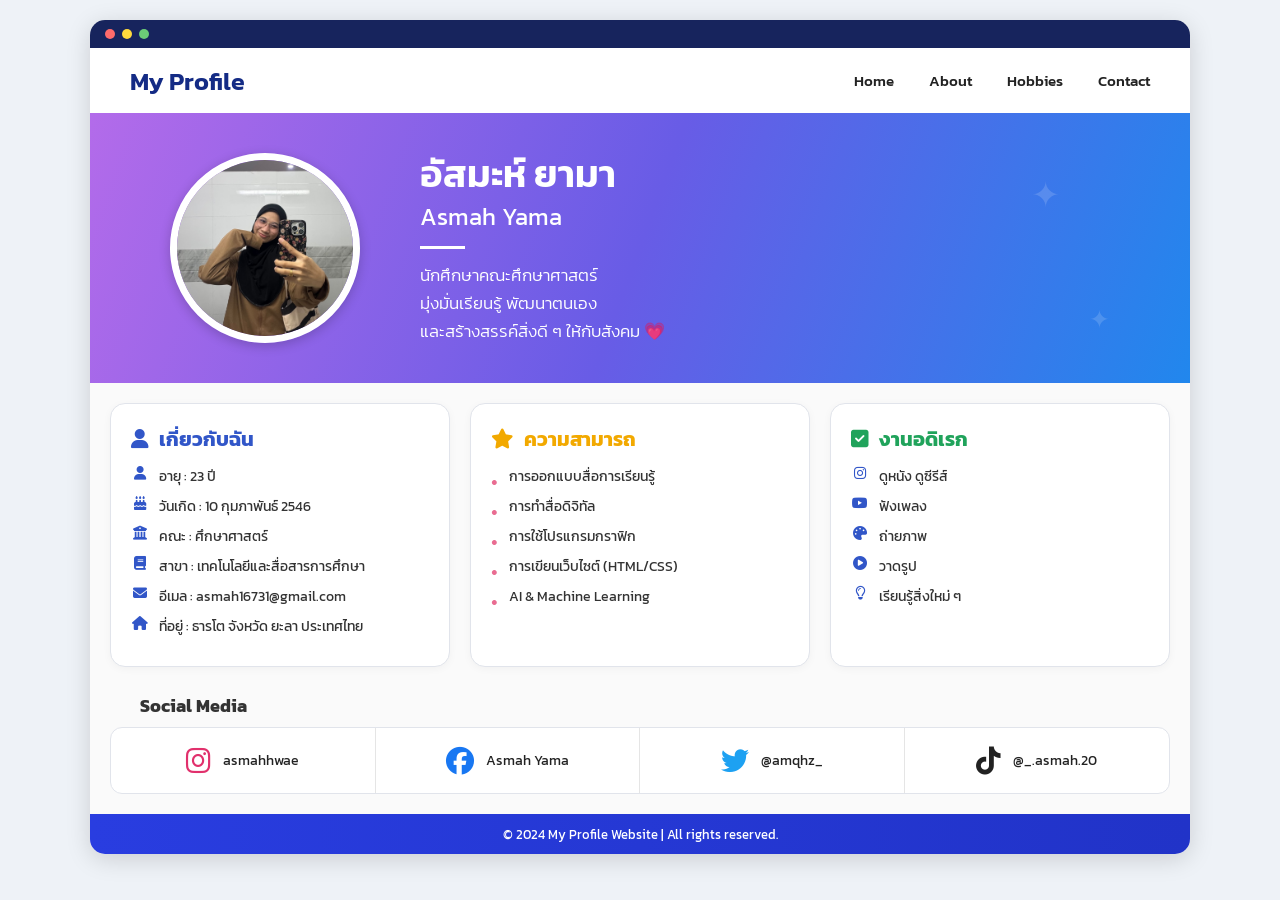
<file: Index.html>
<!DOCTYPE html>
<html lang="th">
<head>
    <meta charset="UTF-8">
    <meta name="viewport" content="width=device-width, initial-scale=1.0">
    <title>My Profile - Naphtsara Jaidee</title>

    <!-- Google Font -->
    <link rel="preconnect" href="https://fonts.googleapis.com">
    <link rel="preconnect" href="https://fonts.gstatic.com" crossorigin>
    <link href="https://fonts.googleapis.com/css2?family=Kanit:wght@300;400;500;600&display=swap" rel="stylesheet">

    <!-- CSS -->
    <link rel="stylesheet" href="style.css">

    <!-- Font Awesome -->
    <link rel="stylesheet"
          href="https://cdnjs.cloudflare.com/ajax/libs/font-awesome/6.5.2/css/all.min.css">
</head>

<body>

<div class="browser">

    <!-- จุดด้านบนเหมือนหน้าต่าง Browser -->
    <div class="browser-bar">
        <span class="dot red"></span>
        <span class="dot yellow"></span>
        <span class="dot green"></span>
    </div>

    <!-- Header -->
    <header>
        <div class="logo">My Profile</div>

      <nav>
    <a href="index.html">Home</a>
    <a href="about.html">About</a>
    <a href="hobbies.html">Hobbies</a>
    <a href="contact.html">Contact</a>
</nav>
    </header>

    <!-- Hero -->
    <section class="hero" id="home">

        <div class="profile-image">
            <img src="ตัวเอง.jpg" alt="รูปโปรไฟล์">
        </div>

        <div class="hero-text">
            <h1>อัสมะห์ ยามา</h1>

            <h2>Asmah Yama</h2>

            <div class="line"></div>

            <p>
                นักศึกษาคณะศึกษาศาสตร์<br>
                มุ่งมั่นเรียนรู้ พัฒนาตนเอง<br>
                และสร้างสรรค์สิ่งดี ๆ ให้กับสังคม 💗
            </p>
        </div>

        <div class="star star1">✦</div>
        <div class="star star2">✦</div>

    </section>


    <!-- Information -->
    <section class="information" id="about">

        <!-- About Me -->
        <div class="card">

            <h3 class="blue-title">
                <i class="fa-solid fa-user"></i>
                เกี่ยวกับฉัน
            </h3>

            <ul>
                <li>
                    <i class="fa-solid fa-user"></i>
                    อายุ : 23 ปี
                </li>

                <li>
                    <i class="fa-solid fa-cake-candles"></i>
                    วันเกิด : 10 กุมภาพันธ์ 2546
                </li>

                <li>
                    <i class="fa-solid fa-building-columns"></i>
                    คณะ : ศึกษาศาสตร์
                </li>

                <li>
                    <i class="fa-solid fa-book"></i>
                    สาขา : เทคโนโลยีและสื่อสารการศึกษา
                </li>

                <li>
                    <i class="fa-solid fa-envelope"></i>
                    อีเมล : asmah16731@gmail.com
                </li>

                <li>
                    <i class="fa-solid fa-house"></i>
                    ที่อยู่ : ธารโต จังหวัด ยะลา ประเทศไทย
                </li>
            </ul>

        </div>


        <!-- Skills -->
        <div class="card">

            <h3 class="orange-title">
                <i class="fa-solid fa-star"></i>
                ความสามารถ
            </h3>

            <ul class="skills">
                <li>การออกแบบสื่อการเรียนรู้</li>
                <li>การทำสื่อดิจิทัล</li>
                <li>การใช้โปรแกรมกราฟิก</li>
                <li>การเขียนเว็บไซต์ (HTML/CSS)</li>
                <li>AI & Machine Learning</li>
            </ul>

        </div>


        <!-- Hobbies -->
        <div class="card" id="hobbies">

            <h3 class="green-title">
                <i class="fa-solid fa-square-check"></i>
                งานอดิเรก
            </h3>

            <ul>
                <li>
                    <i class="fa-brands fa-instagram"></i>
                    ดูหนัง ดูซีรีส์
                </li>

                <li>
                    <i class="fa-brands fa-youtube"></i>
                    ฟังเพลง
                </li>

                <li>
                    <i class="fa-solid fa-palette"></i>
                    ถ่ายภาพ
                </li>

                <li>
                    <i class="fa-solid fa-circle-play"></i>
                    วาดรูป
                </li>

                <li>
                    <i class="fa-regular fa-lightbulb"></i>
                    เรียนรู้สิ่งใหม่ ๆ
                </li>
            </ul>

        </div>

    </section>


   <!-- Social Media -->
<section class="social" id="contact">

    <h3>Social Media</h3>

    <div class="social-container">

        <!-- Instagram -->
        <a href="https://www.instagram.com/asmahhwae/"
           class="social-item instagram"
           target="_blank"
           rel="noopener noreferrer">

            <i class="fa-brands fa-instagram"></i>
            <span>asmahhwae</span>

        </a>

          <!-- Facebook -->
        <a href="https://www.facebook.com/ชื่อบัญชีของคุณ"
           class="social-item facebook"
           target="_blank"
           rel="noopener noreferrer">

            <i class="fa-brands fa-facebook"></i>
            <span>Asmah Yama</span>

        </a>
 <!-- X / Twitter -->
        <a href="https://x.com/amqhz_"
           class="social-item twitter"
           target="_blank"
           rel="noopener noreferrer">

            <i class="fa-brands fa-twitter"></i>
            <span>@amqhz_</span>

        </a>

  <!-- TikTok -->
        <a href="https://www.tiktok.com/@_.asmah.20"
           class="social-item tiktok"
           target="_blank"
           rel="noopener noreferrer">

            <i class="fa-brands fa-tiktok"></i>
            <span>@_.asmah.20</span>

        </a>

    </div>

</section>


    <!-- Footer -->
    <footer>
        © 2024 My Profile Website | All rights reserved.
    </footer>

</div>

</body>
</html>
</file>
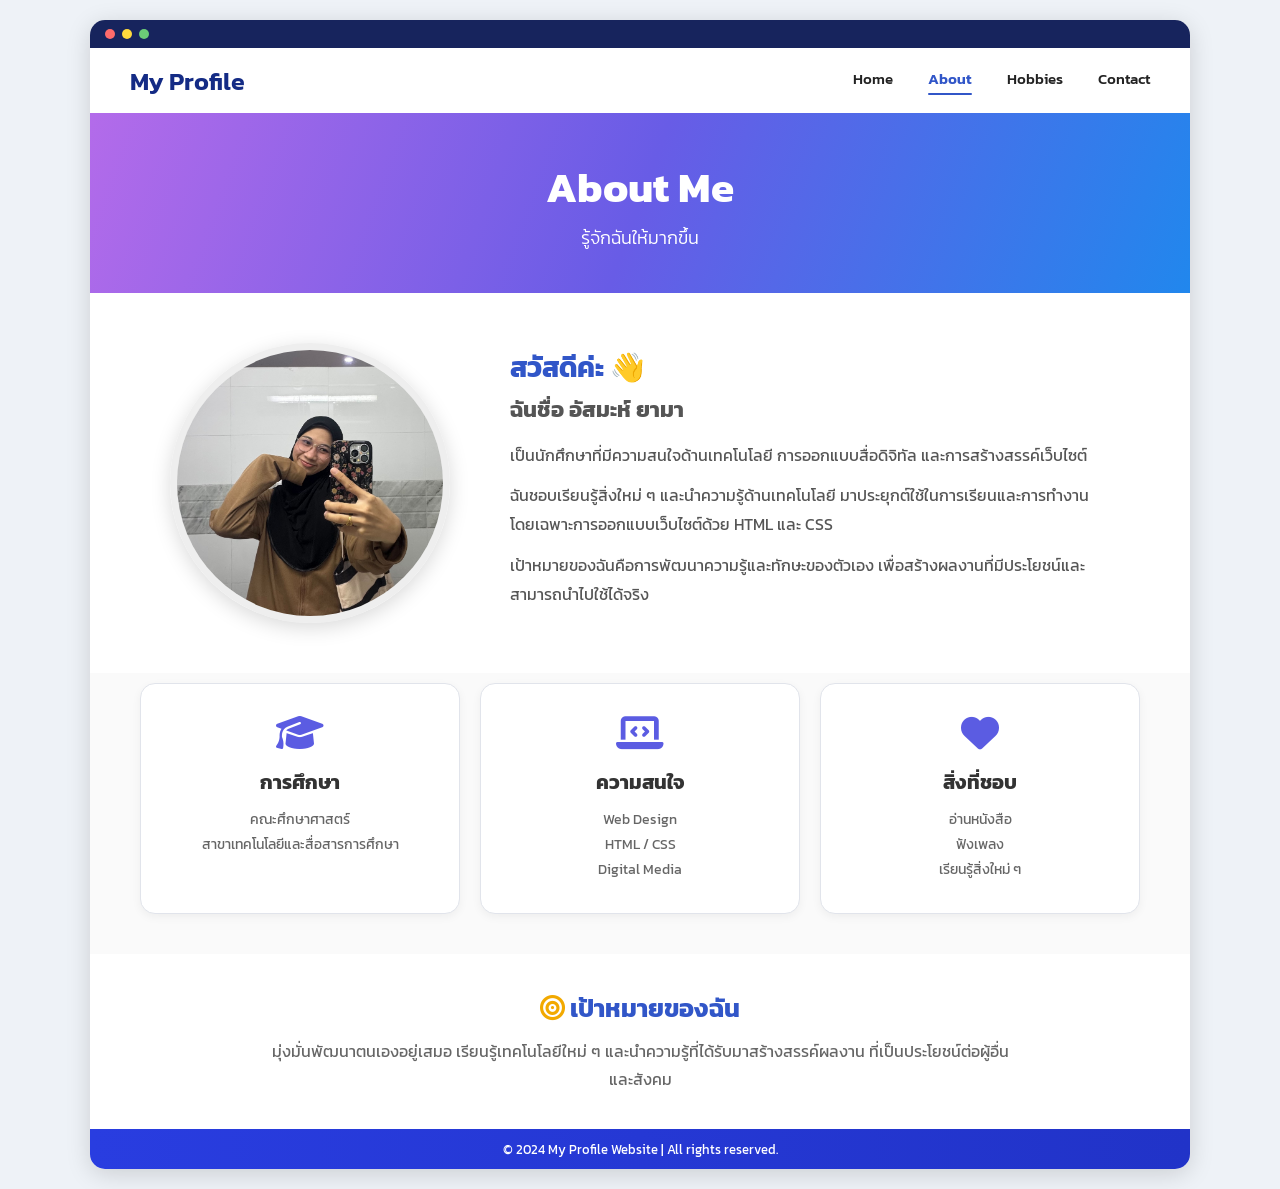
<file: about.html>
<!DOCTYPE html>
<html lang="th">

<head>
    <meta charset="UTF-8">
    <meta name="viewport" content="width=device-width, initial-scale=1.0">

    <title>About Me - Asmah Yama</title>

    <!-- Google Font -->
    <link rel="preconnect" href="https://fonts.googleapis.com">
    <link rel="preconnect" href="https://fonts.gstatic.com" crossorigin>

    <link href="https://fonts.googleapis.com/css2?family=Kanit:wght@300;400;500;600&display=swap"
          rel="stylesheet">

    <!-- Font Awesome -->
    <link rel="stylesheet"
          href="https://cdnjs.cloudflare.com/ajax/libs/font-awesome/6.5.2/css/all.min.css">

    <!-- CSS -->
    <link rel="stylesheet" href="style.css">

</head>


<body>

<div class="browser">

    <!-- Browser Bar -->
    <div class="browser-bar">
        <span class="dot red"></span>
        <span class="dot yellow"></span>
        <span class="dot green"></span>
    </div>


    <!-- Header -->
    <header>

        <div class="logo">
            My Profile
        </div>

        <nav>
            <a href="index.html">Home</a>
            <a href="about.html" class="active">About</a>
            <a href="index.html#hobbies">Hobbies</a>
            <a href="index.html#contact">Contact</a>
        </nav>

    </header>


    <!-- About Hero -->
    <section class="about-hero">

        <div class="about-title">

            <h1>About Me</h1>

            <p>
                รู้จักฉันให้มากขึ้น
            </p>

        </div>

    </section>


    <!-- About Content -->
    <section class="about-content">

        <!-- รูปภาพ -->
        <div class="about-image">

            <img src="ตัวเอง.jpg" alt="รูปโปรไฟล์">

        </div>


        <!-- ข้อมูล -->
        <div class="about-text">

            <h2>
                สวัสดีค่ะ 👋
            </h2>

            <h3>
                ฉันชื่อ อัสมะห์ ยามา
            </h3>

            <p>
                เป็นนักศึกษาที่มีความสนใจด้านเทคโนโลยี
                การออกแบบสื่อดิจิทัล และการสร้างสรรค์เว็บไซต์
            </p>

            <p>
                ฉันชอบเรียนรู้สิ่งใหม่ ๆ และนำความรู้ด้านเทคโนโลยี
                มาประยุกต์ใช้ในการเรียนและการทำงาน
                โดยเฉพาะการออกแบบเว็บไซต์ด้วย HTML และ CSS
            </p>

            <p>
                เป้าหมายของฉันคือการพัฒนาความรู้และทักษะของตัวเอง
                เพื่อสร้างผลงานที่มีประโยชน์และสามารถนำไปใช้ได้จริง
            </p>

        </div>

    </section>


    <!-- Personal Information -->
    <section class="about-info">

        <div class="about-card">

            <i class="fa-solid fa-graduation-cap"></i>

            <h3>การศึกษา</h3>

            <p>
                คณะศึกษาศาสตร์<br>
                สาขาเทคโนโลยีและสื่อสารการศึกษา
            </p>

        </div>


        <div class="about-card">

            <i class="fa-solid fa-laptop-code"></i>

            <h3>ความสนใจ</h3>

            <p>
                Web Design<br>
                HTML / CSS<br>
                Digital Media
            </p>

        </div>


        <div class="about-card">

            <i class="fa-solid fa-heart"></i>

            <h3>สิ่งที่ชอบ</h3>

            <p>
                อ่านหนังสือ<br>
                ฟังเพลง<br>
                เรียนรู้สิ่งใหม่ ๆ
            </p>

        </div>

    </section>


    <!-- My Goal -->
    <section class="my-goal">

        <h2>
            <i class="fa-solid fa-bullseye"></i>
            เป้าหมายของฉัน
        </h2>

        <p>
            มุ่งมั่นพัฒนาตนเองอยู่เสมอ
            เรียนรู้เทคโนโลยีใหม่ ๆ
            และนำความรู้ที่ได้รับมาสร้างสรรค์ผลงาน
            ที่เป็นประโยชน์ต่อผู้อื่นและสังคม
        </p>

    </section>


    <!-- Footer -->
    <footer>

        © 2024 My Profile Website | All rights reserved.

    </footer>

</div>

</body>
</html>
</file>
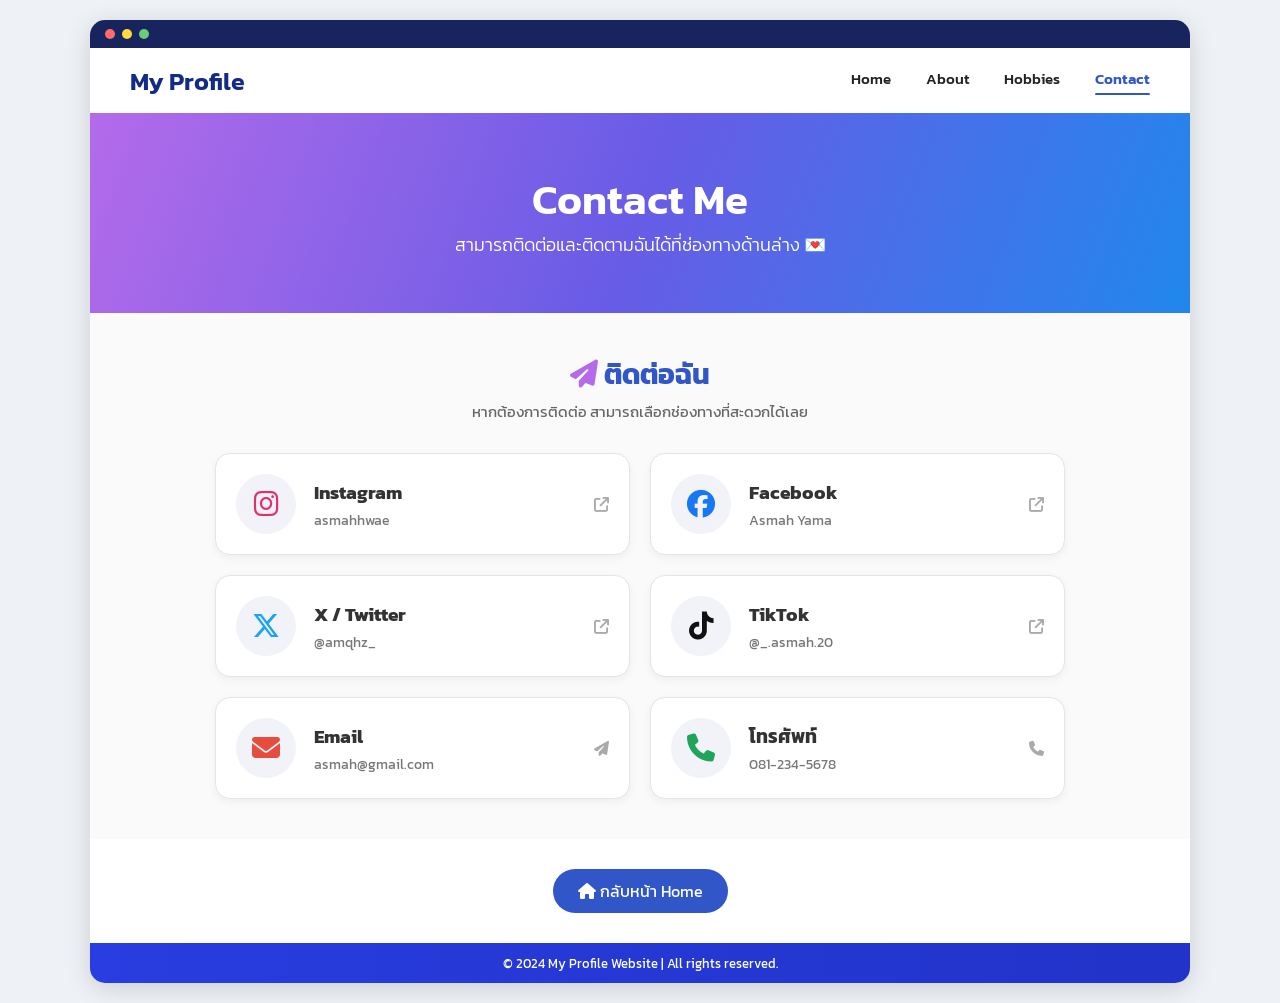
<file: contact.html>
<!DOCTYPE html>
<html lang="th">

<head>
    <meta charset="UTF-8">
    <meta name="viewport" content="width=device-width, initial-scale=1.0">

    <title>Contact - Asmah Yama</title>

    <!-- Google Font -->
    <link rel="preconnect" href="https://fonts.googleapis.com">
    <link rel="preconnect" href="https://fonts.gstatic.com" crossorigin>

    <link href="https://fonts.googleapis.com/css2?family=Kanit:wght@300;400;500;600&display=swap"
          rel="stylesheet">

    <!-- Font Awesome -->
    <link rel="stylesheet"
          href="https://cdnjs.cloudflare.com/ajax/libs/font-awesome/6.5.2/css/all.min.css">

    <!-- CSS -->
    <link rel="stylesheet" href="style.css">
</head>

<body>

<div class="browser">

    <!-- Browser Bar -->
    <div class="browser-bar">
        <span class="dot red"></span>
        <span class="dot yellow"></span>
        <span class="dot green"></span>
    </div>


    <!-- Header -->
    <header>

        <div class="logo">
            My Profile
        </div>

        <nav>
            <a href="index.html">Home</a>
            <a href="about.html">About</a>
            <a href="hobbies.html">Hobbies</a>
            <a href="contact.html" class="active">Contact</a>
        </nav>

    </header>


    <!-- Contact Hero -->
    <section class="contact-hero">

        <h1>Contact Me</h1>

        <p>
            สามารถติดต่อและติดตามฉันได้ที่ช่องทางด้านล่าง 💌
        </p>

    </section>


    <!-- Contact Content -->
    <section class="contact-content">

        <div class="contact-title">

            <h2>
                <i class="fa-solid fa-paper-plane"></i>
                ติดต่อฉัน
            </h2>

            <p>
                หากต้องการติดต่อ สามารถเลือกช่องทางที่สะดวกได้เลย
            </p>

        </div>


        <!-- Contact Cards -->
        <div class="contact-grid">


            <!-- Instagram -->
            <a href="https://www.instagram.com/asmahhwae/"
               class="contact-card instagram"
               target="_blank"
               rel="noopener noreferrer">

                <div class="contact-icon">
                    <i class="fa-brands fa-instagram"></i>
                </div>

                <div>
                    <h3>Instagram</h3>
                    <p>asmahhwae</p>
                </div>

                <i class="fa-solid fa-arrow-up-right-from-square arrow"></i>

            </a>


            <!-- Facebook -->
            <a href="https://www.facebook.com/"
               class="contact-card facebook"
               target="_blank"
               rel="noopener noreferrer">

                <div class="contact-icon">
                    <i class="fa-brands fa-facebook"></i>
                </div>

                <div>
                    <h3>Facebook</h3>
                    <p>Asmah Yama</p>
                </div>

                <i class="fa-solid fa-arrow-up-right-from-square arrow"></i>

            </a>


            <!-- X -->
            <a href="https://x.com/amqhz_"
               class="contact-card twitter"
               target="_blank"
               rel="noopener noreferrer">

                <div class="contact-icon">
                    <i class="fa-brands fa-x-twitter"></i>
                </div>

                <div>
                    <h3>X / Twitter</h3>
                    <p>@amqhz_</p>
                </div>

                <i class="fa-solid fa-arrow-up-right-from-square arrow"></i>

            </a>


            <!-- TikTok -->
            <a href="https://www.tiktok.com/@_.asmah.20"
               class="contact-card tiktok"
               target="_blank"
               rel="noopener noreferrer">

                <div class="contact-icon">
                    <i class="fa-brands fa-tiktok"></i>
                </div>

                <div>
                    <h3>TikTok</h3>
                    <p>@_.asmah.20</p>
                </div>

                <i class="fa-solid fa-arrow-up-right-from-square arrow"></i>

            </a>


            <!-- Email -->
            <a href="mailto:asmah@gmail.com"
               class="contact-card email">

                <div class="contact-icon">
                    <i class="fa-solid fa-envelope"></i>
                </div>

                <div>
                    <h3>Email</h3>
                    <p>asmah@gmail.com</p>
                </div>

                <i class="fa-solid fa-paper-plane arrow"></i>

            </a>


            <!-- Phone -->
            <a href="tel:0927760318"
               class="contact-card phone">

                <div class="contact-icon">
                    <i class="fa-solid fa-phone"></i>
                </div>

                <div>
                    <h3>โทรศัพท์</h3>
                    <p>081-234-5678</p>
                </div>

                <i class="fa-solid fa-phone arrow"></i>

            </a>

        </div>

    </section>


    <!-- Back Home -->
    <section class="contact-bottom">

        <a href="index.html">
            <i class="fa-solid fa-house"></i>
            กลับหน้า Home
        </a>

    </section>


    <!-- Footer -->
    <footer>
        © 2024 My Profile Website | All rights reserved.
    </footer>

</div>

</body>
</html>
</file>
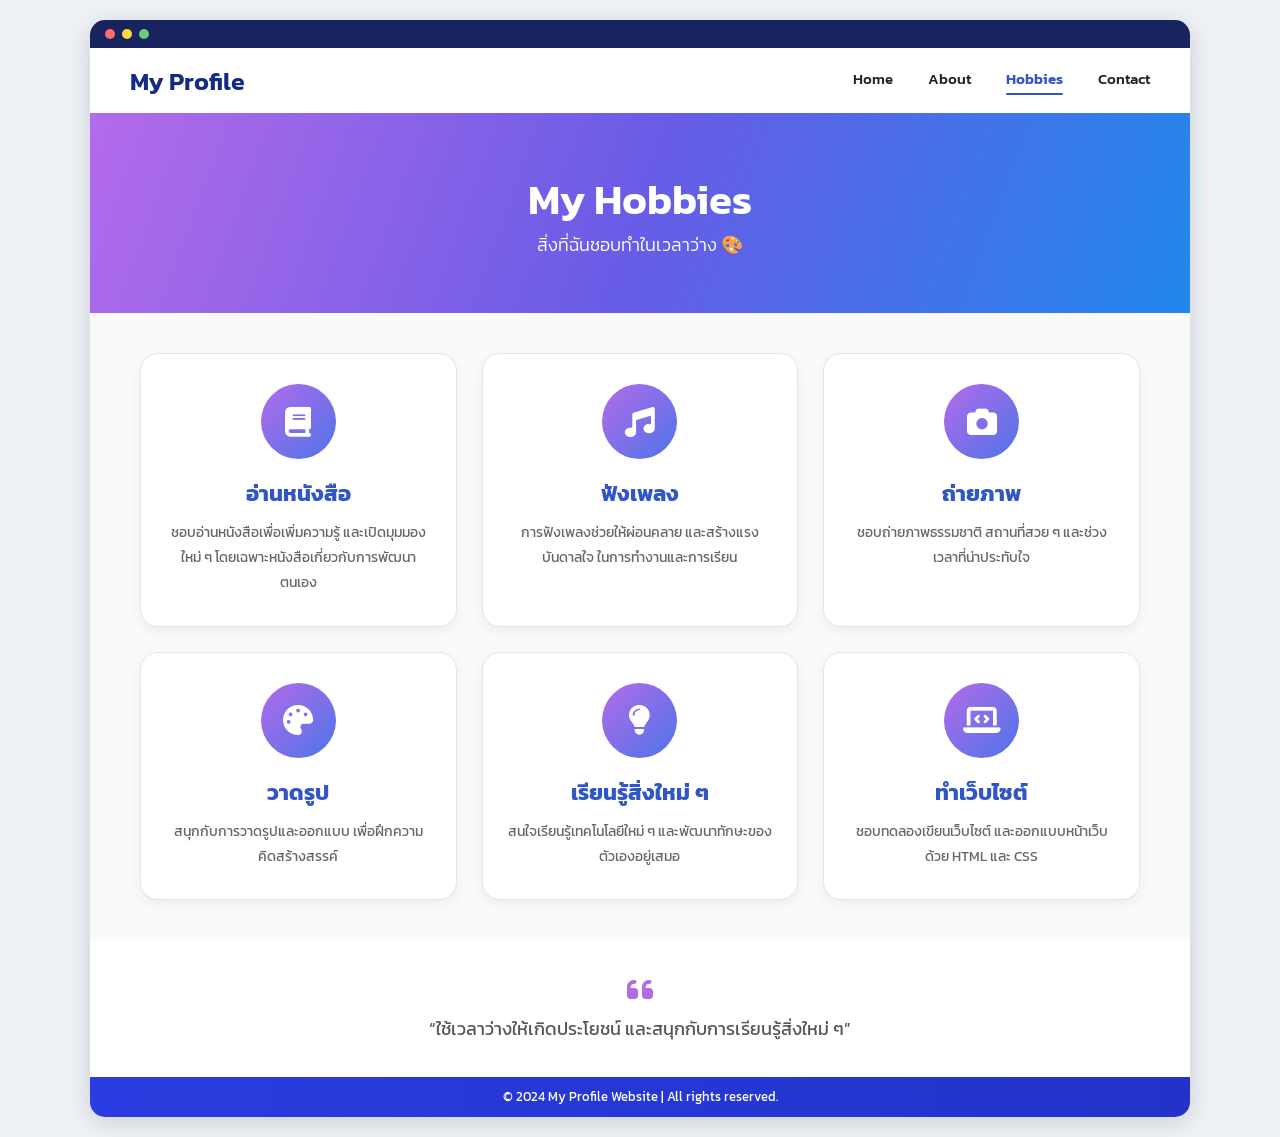
<file: hobbies.html>
<!DOCTYPE html>
<html lang="th">

<head>
    <meta charset="UTF-8">
    <meta name="viewport" content="width=device-width, initial-scale=1.0">

    <title>Hobbies - Asmah Yama</title>

    <link rel="preconnect" href="https://fonts.googleapis.com">
    <link rel="preconnect" href="https://fonts.gstatic.com" crossorigin>

    <link href="https://fonts.googleapis.com/css2?family=Kanit:wght@300;400;500;600&display=swap"
          rel="stylesheet">

    <link rel="stylesheet"
          href="https://cdnjs.cloudflare.com/ajax/libs/font-awesome/6.5.2/css/all.min.css">

    <link rel="stylesheet" href="style.css">
</head>

<body>

<div class="browser">

    <!-- Browser Bar -->
    <div class="browser-bar">
        <span class="dot red"></span>
        <span class="dot yellow"></span>
        <span class="dot green"></span>
    </div>


    <!-- Header -->
    <header>

        <div class="logo">
            My Profile
        </div>

        <nav>
            <a href="index.html">Home</a>
            <a href="about.html">About</a>
            <a href="hobbies.html" class="active">Hobbies</a>
            <a href="index.html#contact">Contact</a>
        </nav>

    </header>


    <!-- Hobbies Hero -->
    <section class="hobbies-hero">

        <h1>My Hobbies</h1>

        <p>
            สิ่งที่ฉันชอบทำในเวลาว่าง 🎨
        </p>

    </section>


    <!-- Hobbies -->
    <section class="hobbies-container">


        <!-- อ่านหนังสือ -->
        <div class="hobby-card">

            <div class="hobby-icon">
                <i class="fa-solid fa-book"></i>
            </div>

            <h2>อ่านหนังสือ</h2>

            <p>
                ชอบอ่านหนังสือเพื่อเพิ่มความรู้
                และเปิดมุมมองใหม่ ๆ
                โดยเฉพาะหนังสือเกี่ยวกับการพัฒนาตนเอง
            </p>

        </div>


        <!-- ฟังเพลง -->
        <div class="hobby-card">

            <div class="hobby-icon">
                <i class="fa-solid fa-music"></i>
            </div>

            <h2>ฟังเพลง</h2>

            <p>
                การฟังเพลงช่วยให้ผ่อนคลาย
                และสร้างแรงบันดาลใจ
                ในการทำงานและการเรียน
            </p>

        </div>


        <!-- ถ่ายภาพ -->
        <div class="hobby-card">

            <div class="hobby-icon">
                <i class="fa-solid fa-camera"></i>
            </div>

            <h2>ถ่ายภาพ</h2>

            <p>
                ชอบถ่ายภาพธรรมชาติ
                สถานที่สวย ๆ และช่วงเวลาที่น่าประทับใจ
            </p>

        </div>


        <!-- วาดรูป -->
        <div class="hobby-card">

            <div class="hobby-icon">
                <i class="fa-solid fa-palette"></i>
            </div>

            <h2>วาดรูป</h2>

            <p>
                สนุกกับการวาดรูปและออกแบบ
                เพื่อฝึกความคิดสร้างสรรค์
            </p>

        </div>


        <!-- เรียนรู้ -->
        <div class="hobby-card">

            <div class="hobby-icon">
                <i class="fa-solid fa-lightbulb"></i>
            </div>

            <h2>เรียนรู้สิ่งใหม่ ๆ</h2>

            <p>
                สนใจเรียนรู้เทคโนโลยีใหม่ ๆ
                และพัฒนาทักษะของตัวเองอยู่เสมอ
            </p>

        </div>


        <!-- เทคโนโลยี -->
        <div class="hobby-card">

            <div class="hobby-icon">
                <i class="fa-solid fa-laptop-code"></i>
            </div>

            <h2>ทำเว็บไซต์</h2>

            <p>
                ชอบทดลองเขียนเว็บไซต์
                และออกแบบหน้าเว็บด้วย HTML และ CSS
            </p>

        </div>

    </section>


    <!-- Quote -->
    <section class="hobby-quote">

        <i class="fa-solid fa-quote-left"></i>

        <p>
            “ใช้เวลาว่างให้เกิดประโยชน์
            และสนุกกับการเรียนรู้สิ่งใหม่ ๆ”
        </p>

    </section>


    <!-- Footer -->
    <footer>

        © 2024 My Profile Website | All rights reserved.

    </footer>

</div>

</body>
</html>
</file>
<file: style.css>
/* ================================
   ตั้งค่าพื้นฐาน
================================ */

* {
    margin: 0;
    padding: 0;
    box-sizing: border-box;
}

html {
    scroll-behavior: smooth;
}

body {
    font-family: "Kanit", sans-serif;
    background: #eef2f7;
    color: #333;
    padding: 20px;
}


/* ================================
   Browser
================================ */

.browser {
    max-width: 1100px;
    margin: auto;
    background: white;
    border-radius: 15px;
    overflow: hidden;
    box-shadow: 0 5px 25px rgba(0, 0, 0, 0.15);
}


/* ================================
   Browser Bar
================================ */

.browser-bar {
    height: 28px;
    background: #17245d;
    display: flex;
    align-items: center;
    gap: 7px;
    padding-left: 15px;
}

.dot {
    width: 10px;
    height: 10px;
    border-radius: 50%;
    display: inline-block;
}

.red {
    background: #ff6b6b;
}

.yellow {
    background: #ffd93d;
}

.green {
    background: #6bcB77;
}


/* ================================
   Header
================================ */

header {
    height: 65px;
    padding: 0 40px;

    display: flex;
    justify-content: space-between;
    align-items: center;

    background: white;
}

.logo {
    color: #142b85;
    font-size: 25px;
    font-weight: 600;
}

nav {
    display: flex;
    gap: 35px;
}

nav a {
    color: #222;
    text-decoration: none;
    font-size: 15px;
    font-weight: 500;

    transition: 0.3s;
}

nav a:hover {
    color: #2463e9;
}


/* ================================
   Hero
================================ */

.hero {
    min-height: 270px;

    display: flex;
    align-items: center;

    position: relative;
    overflow: hidden;

    padding: 30px 80px;

    background: linear-gradient(
        110deg,
        #b36bea,
        #685ce6,
        #2187ed
    );

    color: white;
}


/* รูป Profile */

.profile-image {
    width: 190px;
    height: 190px;

    border-radius: 50%;

    border: 7px solid white;

    overflow: hidden;

    flex-shrink: 0;

    box-shadow: 0 3px 12px rgba(0, 0, 0, 0.2);
}

.profile-image img {
    width: 100%;
    height: 100%;

    object-fit: cover;
}


/* ข้อความ Hero */

.hero-text {
    margin-left: 60px;
    z-index: 2;
}

.hero-text h1 {
    font-size: 38px;
    font-weight: 600;
    line-height: 1.2;
}

.hero-text h2 {
    font-size: 24px;
    font-weight: 400;
    margin-top: 3px;
}

.line {
    width: 45px;
    height: 3px;

    background: white;

    margin: 12px 0;
}

.hero-text p {
    font-size: 17px;
    line-height: 1.65;
    font-weight: 300;
}


/* ดาวตกแต่ง */

.star {
    position: absolute;
    opacity: 0.15;
    color: white;
}

.star1 {
    right: 130px;
    top: 55px;
    font-size: 35px;
}

.star2 {
    right: 80px;
    bottom: 45px;
    font-size: 25px;
}


/* ================================
   Information Cards
================================ */

.information {
    display: grid;
    grid-template-columns: repeat(3, 1fr);

    gap: 20px;

    padding: 20px;
    background: #fafafa;
}

.card {
    border: 1px solid #e1e4eb;
    border-radius: 15px;

    padding: 20px;

    background: white;

    box-shadow: 0 2px 8px rgba(0, 0, 0, 0.04);
}

.card h3 {
    font-size: 20px;
    margin-bottom: 12px;

    display: flex;
    align-items: center;
    gap: 10px;
}

.blue-title {
    color: #3156c8;
}

.orange-title {
    color: #f2a900;
}

.green-title {
    color: #20a35b;
}

.card ul {
    list-style: none;
}

.card li {
    display: flex;
    align-items: flex-start;

    gap: 10px;

    font-size: 14px;
    margin: 9px 0;

    line-height: 1.5;
}

.card li i {
    width: 18px;
    text-align: center;
    color: #3156c8;
}


/* Skills */

.skills li {
    position: relative;
    padding-left: 18px;
}

.skills li::before {
    content: "•";

    position: absolute;
    left: 0;

    color: #e96c91;
    font-size: 20px;
}


/* ================================
   Social Media
================================ */

.social {
    padding: 5px 20px 20px;
    background: #fafafa;
}

.social h3 {
    font-size: 18px;
    margin: 0 0 8px 30px;
}

.social-container {
    display: grid;
    grid-template-columns: repeat(4, 1fr);

    background: white;

    border: 1px solid #e1e4eb;
    border-radius: 12px;

    overflow: hidden;
}

.social-item {
    min-height: 65px;

    display: flex;
    align-items: center;
    justify-content: center;

    gap: 12px;

    text-decoration: none;
    color: #222;

    border-right: 1px solid #e5e5e5;

    transition: 0.3s;
}

.social-item:last-child {
    border-right: none;
}

.social-item i {
    font-size: 28px;
}

.social-item:hover {
    background: #f2f5ff;
    transform: translateY(-2px);
}

.instagram i {
    color: #e1306c;
}

.facebook i {
    color: #1877f2;
}

.twitter i {
    color: #1da1f2;
}

.github i {
    color: #111;
}

.social-item span {
    font-size: 14px;
}


/* ================================
   Footer
================================ */

footer {
    height: 40px;

    display: flex;
    justify-content: center;
    align-items: center;

    background: linear-gradient(
        90deg,
        #293de0,
        #2133c8
    );

    color: white;

    font-size: 13px;
}


/* ================================
   Responsive
================================ */

@media (max-width: 800px) {

    body {
        padding: 10px;
    }

    header {
        padding: 0 20px;
    }

    nav {
        gap: 15px;
    }

    nav a {
        font-size: 13px;
    }

    .hero {
        padding: 30px;
        flex-direction: column;
        text-align: center;
    }

    .hero-text {
        margin-left: 0;
        margin-top: 20px;
    }

    .hero-text h1 {
        font-size: 30px;
    }

    .hero-text h2 {
        font-size: 20px;
    }

    .information {
        grid-template-columns: 1fr;
    }

    .social-container {
        grid-template-columns: 1fr 1fr;
    }

    .social-item {
        border-bottom: 1px solid #e5e5e5;
    }

}


@media (max-width: 500px) {

    header {
        height: auto;
        padding: 15px;

        flex-direction: column;
        gap: 10px;
    }

    nav {
        gap: 20px;
    }

    .profile-image {
        width: 150px;
        height: 150px;
    }

    .hero {
        padding: 25px 15px;
    }

    .hero-text h1 {
        font-size: 27px;
    }

    .hero-text p {
        font-size: 14px;
    }

    .social-container {
        grid-template-columns: 1fr;
    }

    .social-item {
        border-right: none;
    }

}
/* =================================
   ABOUT PAGE
================================= */

.about-hero {
    min-height: 180px;

    display: flex;
    justify-content: center;
    align-items: center;

    text-align: center;

    background: linear-gradient(
        110deg,
        #b36bea,
        #685ce6,
        #2187ed
    );

    color: white;
}

.about-title h1 {
    font-size: 42px;
    margin-bottom: 5px;
}

.about-title p {
    font-size: 18px;
    font-weight: 300;
}


/* =================================
   About Content
================================= */

.about-content {
    display: flex;
    align-items: center;

    gap: 60px;

    padding: 50px 80px;

    background: white;
}


/* รูปภาพ */

.about-image {
    width: 280px;
    height: 280px;

    flex-shrink: 0;

    border-radius: 50%;

    overflow: hidden;

    border: 7px solid #eee;

    box-shadow:
        0 5px 20px rgba(0, 0, 0, 0.15);
}

.about-image img {
    width: 100%;
    height: 100%;

    object-fit: cover;
}


/* ข้อความ */

.about-text {
    flex: 1;
}

.about-text h2 {
    color: #3156c8;

    font-size: 28px;

    margin-bottom: 5px;
}

.about-text h3 {
    color: #555;

    font-size: 22px;

    margin-bottom: 15px;
}

.about-text p {
    color: #555;

    font-size: 16px;

    line-height: 1.8;

    margin-bottom: 12px;
}


/* =================================
   About Cards
================================= */

.about-info {
    display: grid;

    grid-template-columns: repeat(3, 1fr);

    gap: 20px;

    padding: 10px 50px 40px;

    background: #fafafa;
}

.about-card {
    background: white;

    text-align: center;

    padding: 30px 20px;

    border-radius: 15px;

    border: 1px solid #e1e4eb;

    box-shadow:
        0 3px 10px rgba(0, 0, 0, 0.05);

    transition: 0.3s;
}

.about-card:hover {
    transform: translateY(-5px);

    box-shadow:
        0 8px 20px rgba(0, 0, 0, 0.1);
}

.about-card i {
    font-size: 38px;

    color: #5b5ce2;

    margin-bottom: 15px;
}

.about-card h3 {
    color: #333;

    font-size: 20px;

    margin-bottom: 10px;
}

.about-card p {
    color: #666;

    font-size: 14px;

    line-height: 1.8;
}


/* =================================
   My Goal
================================= */

.my-goal {
    margin: 0;

    padding: 35px 80px;

    text-align: center;

    background: white;
}

.my-goal h2 {
    color: #3156c8;

    font-size: 25px;

    margin-bottom: 10px;
}

.my-goal h2 i {
    color: #f2a900;
}

.my-goal p {
    max-width: 750px;

    margin: auto;

    color: #666;

    font-size: 16px;

    line-height: 1.8;
}


/* =================================
   Active Menu
================================= */

nav a.active {
    color: #3156c8;

    font-weight: 600;
}

nav a.active::after {
    content: "";

    display: block;

    width: 100%;

    height: 2px;

    margin-top: 3px;

    background: #3156c8;

    border-radius: 5px;
}


/* =================================
   About Responsive
================================= */

@media (max-width: 800px) {

    .about-content {
        flex-direction: column;

        text-align: center;

        padding: 40px 30px;

        gap: 30px;
    }

    .about-image {
        width: 220px;
        height: 220px;
    }

    .about-info {
        grid-template-columns: 1fr;

        padding: 20px 30px 40px;
    }

    .my-goal {
        padding: 30px;
    }

}


@media (max-width: 500px) {

    .about-title h1 {
        font-size: 32px;
    }

    .about-title p {
        font-size: 15px;
    }

    .about-content {
        padding: 30px 20px;
    }

    .about-image {
        width: 180px;
        height: 180px;
    }

    .about-text h2 {
        font-size: 24px;
    }

    .about-text h3 {
        font-size: 19px;
    }

    .about-text p {
        font-size: 14px;
    }

}
/* =================================
   HOBBIES PAGE
================================= */

.hobbies-hero {
    min-height: 200px;

    display: flex;
    flex-direction: column;
    justify-content: center;
    align-items: center;

    text-align: center;

    color: white;

    background: linear-gradient(
        110deg,
        #b36bea,
        #685ce6,
        #2187ed
    );
}

.hobbies-hero h1 {
    font-size: 42px;
    font-weight: 600;
}

.hobbies-hero p {
    font-size: 18px;
    font-weight: 300;
}


/* =================================
   HOBBIES CARDS
================================= */

.hobbies-container {
    display: grid;

    grid-template-columns: repeat(3, 1fr);

    gap: 25px;

    padding: 40px 50px;

    background: #fafafa;
}

.hobby-card {
    background: white;

    text-align: center;

    padding: 30px 25px;

    border-radius: 18px;

    border: 1px solid #e3e5eb;

    box-shadow:
        0 4px 12px rgba(0, 0, 0, 0.06);

    transition: 0.3s;
}

.hobby-card:hover {
    transform: translateY(-8px);

    box-shadow:
        0 10px 25px rgba(0, 0, 0, 0.12);
}


/* Icon */

.hobby-icon {
    width: 75px;
    height: 75px;

    margin: 0 auto 18px;

    display: flex;
    justify-content: center;
    align-items: center;

    border-radius: 50%;

    background: linear-gradient(
        135deg,
        #b36bea,
        #4e74e8
    );

    color: white;

    font-size: 30px;
}

.hobby-card h2 {
    color: #3156c8;

    font-size: 22px;

    margin-bottom: 10px;
}

.hobby-card p {
    color: #666;

    font-size: 14px;

    line-height: 1.8;
}


/* =================================
   QUOTE
================================= */

.hobby-quote {
    padding: 35px 20px;

    text-align: center;

    background: white;
}

.hobby-quote i {
    font-size: 30px;

    color: #b36bea;

    margin-bottom: 10px;
}

.hobby-quote p {
    color: #555;

    font-size: 18px;

    font-weight: 400;
}


/* =================================
   HOBBIES RESPONSIVE
================================= */

@media (max-width: 800px) {

    .hobbies-container {
        grid-template-columns: repeat(2, 1fr);

        padding: 30px;
    }

}

@media (max-width: 500px) {

    .hobbies-hero h1 {
        font-size: 32px;
    }

    .hobbies-hero p {
        font-size: 15px;
    }

    .hobbies-container {
        grid-template-columns: 1fr;

        padding: 25px 20px;
    }

}
/* =================================
   CONTACT PAGE
================================= */

.contact-hero {
    min-height: 200px;

    display: flex;
    flex-direction: column;
    justify-content: center;
    align-items: center;

    text-align: center;

    color: white;

    background: linear-gradient(
        110deg,
        #b36bea,
        #685ce6,
        #2187ed
    );
}

.contact-hero h1 {
    font-size: 42px;
    font-weight: 600;
}

.contact-hero p {
    font-size: 18px;
    font-weight: 300;
}


/* =================================
   Contact Content
================================= */

.contact-content {
    padding: 40px 60px;

    background: #fafafa;
}

.contact-title {
    text-align: center;

    margin-bottom: 30px;
}

.contact-title h2 {
    color: #3156c8;

    font-size: 28px;

    margin-bottom: 5px;
}

.contact-title h2 i {
    color: #b36bea;
}

.contact-title p {
    color: #666;

    font-size: 15px;
}


/* =================================
   Contact Cards
================================= */

.contact-grid {
    display: grid;

    grid-template-columns: repeat(2, 1fr);

    gap: 20px;

    max-width: 850px;

    margin: auto;
}

.contact-card {
    display: flex;

    align-items: center;

    gap: 18px;

    position: relative;

    padding: 20px;

    background: white;

    border: 1px solid #e1e4eb;

    border-radius: 15px;

    text-decoration: none;

    color: #333;

    box-shadow:
        0 3px 10px rgba(0, 0, 0, 0.05);

    transition: 0.3s;
}

.contact-card:hover {
    transform: translateY(-5px);

    box-shadow:
        0 8px 20px rgba(0, 0, 0, 0.12);
}


/* Icon */

.contact-icon {
    width: 60px;
    height: 60px;

    flex-shrink: 0;

    display: flex;
    align-items: center;
    justify-content: center;

    border-radius: 50%;

    background: #f1f3f8;

    font-size: 28px;
}

.instagram .contact-icon {
    color: #e1306c;
}

.facebook .contact-icon {
    color: #1877f2;
}

.twitter .contact-icon {
    color: #111;
}

.tiktok .contact-icon {
    color: #111;
}

.email .contact-icon {
    color: #e74c3c;
}

.phone .contact-icon {
    color: #20a35b;
}


/* ข้อความ */

.contact-card h3 {
    font-size: 19px;

    margin-bottom: 3px;
}

.contact-card p {
    color: #777;

    font-size: 14px;
}


/* ลูกศร */

.contact-card .arrow {
    position: absolute;

    right: 20px;

    color: #aaa;

    font-size: 15px;
}


/* =================================
   Bottom
================================= */

.contact-bottom {
    padding: 30px;

    text-align: center;

    background: white;
}

.contact-bottom a {
    display: inline-block;

    padding: 10px 25px;

    border-radius: 25px;

    background: #3156c8;

    color: white;

    text-decoration: none;

    transition: 0.3s;
}

.contact-bottom a:hover {
    background: #213da3;

    transform: translateY(-2px);
}


/* =================================
   Responsive
================================= */

@media (max-width: 700px) {

    .contact-content {
        padding: 30px 20px;
    }

    .contact-grid {
        grid-template-columns: 1fr;
    }

    .contact-hero h1 {
        font-size: 34px;
    }

    .contact-hero p {
        font-size: 15px;
    }

}
</file>
